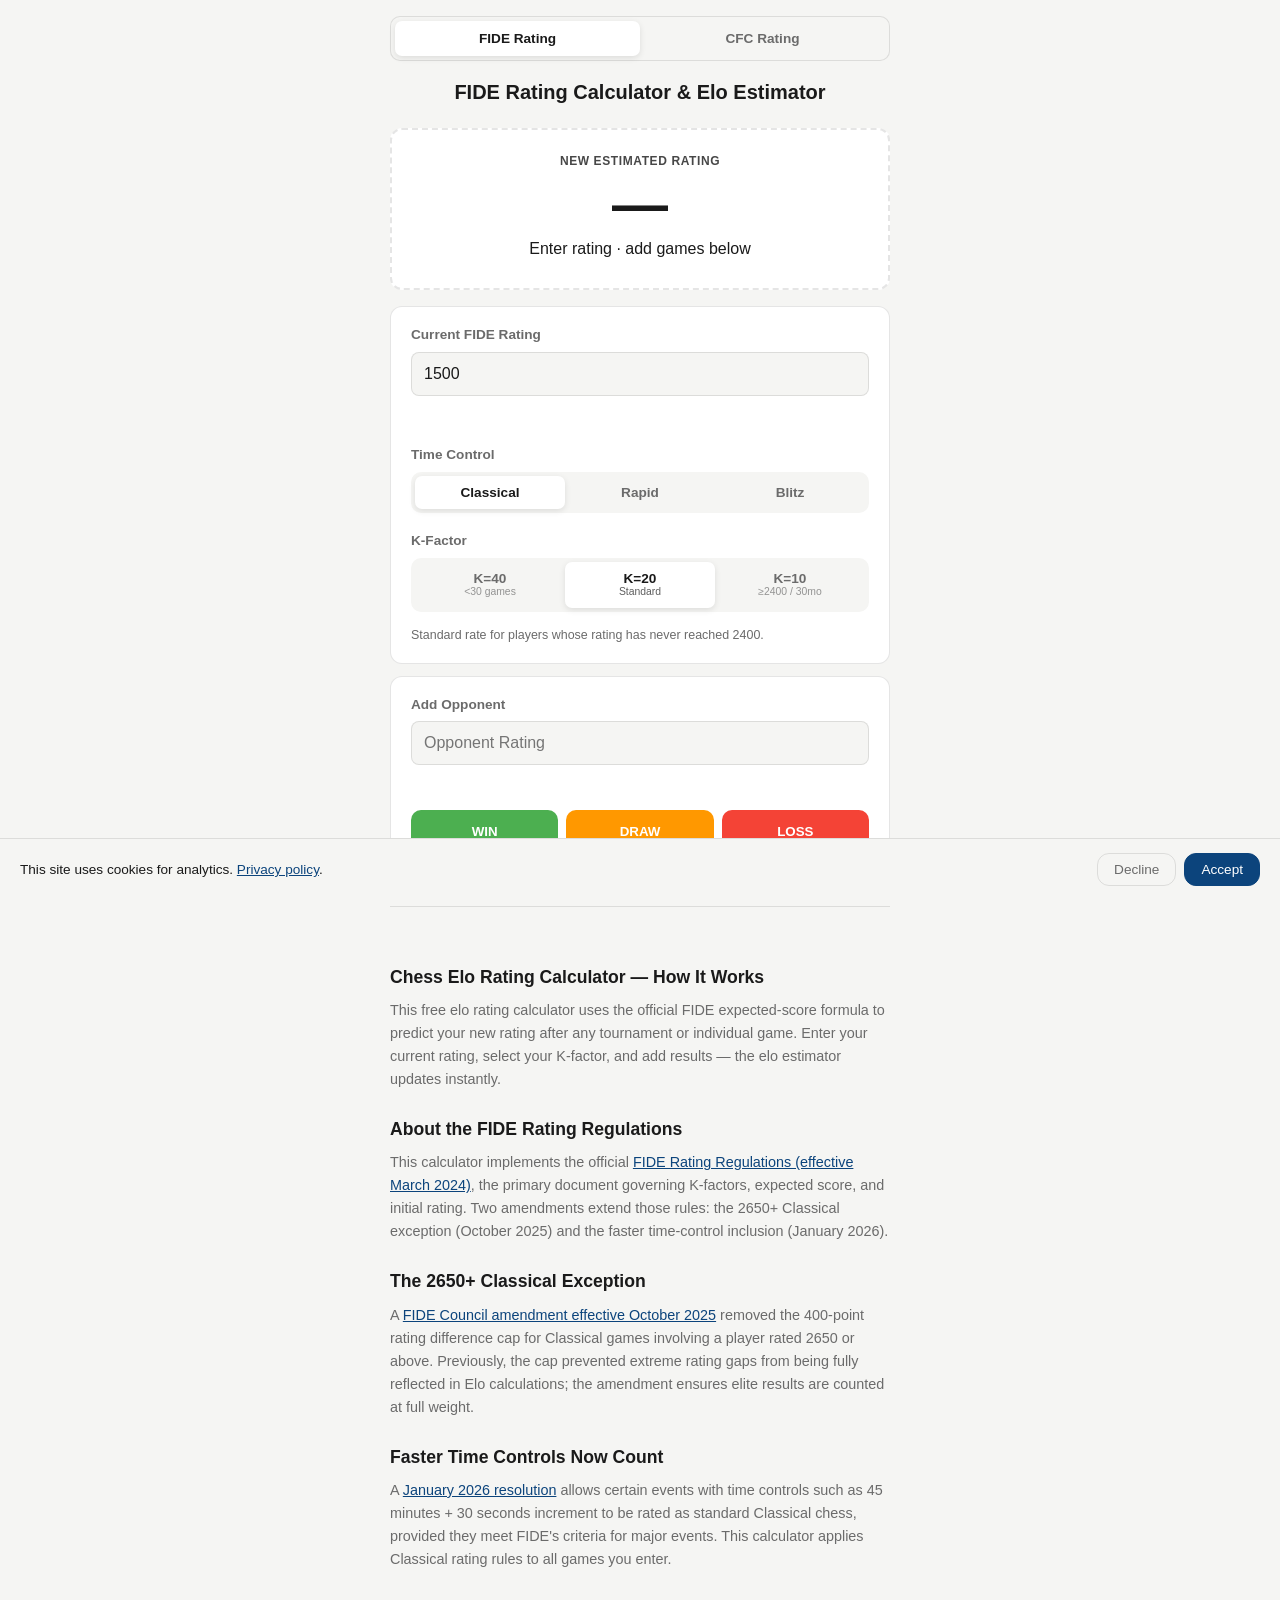
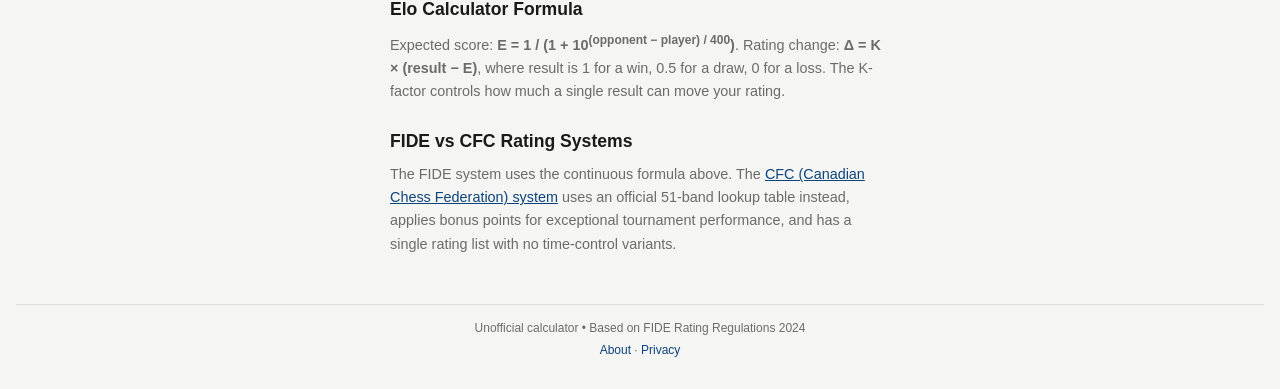
<file: index.html>
<!DOCTYPE html>
<html lang="en">
<head>
    <meta charset="UTF-8">
    <meta name="viewport" content="width=device-width, initial-scale=1.0">

    <title>FIDE Elo Estimator & Rating Calculator | Chess Elo Calculator 2026</title>
    <meta name="description" content="Free FIDE chess elo estimator and rating calculator. Enter your games and instantly see your new rating — supports Classical, Rapid, Blitz, all K-factors, and the 2650+ elite exception.">
    <meta name="keywords" content="fide rating calculator, chess elo estimator, elo rating calculator, elo calculator, fide elo calculator, chess rating calculator, fide 2026 rules, elo estimator">
    <meta name="author" content="Pro Chess Tools">

    <link rel="canonical" href="https://chess-elo-rating.vercel.app/">
    <meta name="google-site-verification" content="aaaoqnu5nFysU5dAnKRFdYU3l0P3lUhTuBeA4FXlwio">

    <meta property="og:type" content="website">
    <meta property="og:title" content="FIDE Elo Estimator & Rating Calculator 2026">
    <meta property="og:description" content="Free FIDE chess elo estimator and rating calculator. Enter your games and instantly see your new rating — supports Classical, Rapid, Blitz, all K-factors, and the 2650+ elite exception.">
    <meta property="og:site_name" content="Chess Rating Tools">
    <meta property="og:url" content="https://chess-elo-rating.vercel.app/">
    <meta property="og:image" content="https://chess-elo-rating.vercel.app/fide-full.png">
    <meta property="og:image:width" content="1200">
    <meta property="og:image:height" content="1867">

    <meta name="twitter:card" content="summary_large_image">
    <meta name="twitter:title" content="FIDE Elo Estimator & Rating Calculator 2026">
    <meta name="twitter:description" content="Free FIDE chess elo estimator and rating calculator. Enter your games and instantly see your new rating — supports Classical, Rapid, Blitz, all K-factors, and the 2650+ elite exception.">
    <meta name="twitter:image" content="https://chess-elo-rating.vercel.app/fide-full.png">

    <link rel="icon" href="data:image/svg+xml,<svg xmlns='http://www.w3.org/2000/svg' viewBox='0 0 100 100'><text y='.9em' font-size='90'>♟</text></svg>">
    <link rel="preconnect" href="https://www.googletagmanager.com">

    <script type="application/ld+json">
    {
      "@context": "https://schema.org",
      "@type": "SoftwareApplication",
      "name": "FIDE Elo Estimator & Rating Calculator 2026",
      "url": "https://chess-elo-rating.vercel.app/",
      "description": "Free FIDE chess elo estimator and rating calculator. Enter your games and instantly see your new rating — supports Classical, Rapid, Blitz, all K-factors, and the 2650+ elite exception.",
      "screenshot": "https://chess-elo-rating.vercel.app/fide-full.png",
      "dateModified": "2026-05-09",
      "operatingSystem": "Web",
      "applicationCategory": "UtilityApplication",
      "offers": {
        "@type": "Offer",
        "price": "0",
        "priceCurrency": "USD"
      },
      "featureList": [
        "FIDE 2026 Regulations Compliance",
        "Elite 2650+ Classical Rule Support",
        "Classical, Rapid, and Blitz Time Controls",
        "K-Factor Selection: K=40 / K=20 / K=10",
        "Mobile-First Touch Interface"
      ]
    }
    </script>

    <script type="application/ld+json">
    {
      "@context": "https://schema.org",
      "@type": "FAQPage",
      "mainEntity": [
        {
          "@type": "Question",
          "name": "What FIDE rating regulations does this calculator use?",
          "acceptedAnswer": {
            "@type": "Answer",
            "text": "This calculator implements the official FIDE Rating Regulations (effective March 2024), the primary document governing K-factors, expected score, and initial rating. Two amendments extend those rules: the 2650+ Classical exception (October 2025) and the faster time-control inclusion (January 2026)."
          }
        },
        {
          "@type": "Question",
          "name": "What is the 2650+ Classical exception in FIDE ratings?",
          "acceptedAnswer": {
            "@type": "Answer",
            "text": "A FIDE Council amendment effective October 2025 removed the 400-point rating difference cap for Classical games involving a player rated 2650 or above. Previously, the cap prevented extreme rating gaps from being fully reflected in Elo calculations; the amendment ensures elite results are counted at full weight."
          }
        },
        {
          "@type": "Question",
          "name": "Can faster time controls count as Classical FIDE rating?",
          "acceptedAnswer": {
            "@type": "Answer",
            "text": "A January 2026 resolution allows certain events with time controls such as 45 minutes + 30 seconds increment to be rated as standard Classical chess, provided they meet FIDE's criteria for major events."
          }
        },
        {
          "@type": "Question",
          "name": "How is chess Elo rating change calculated?",
          "acceptedAnswer": {
            "@type": "Answer",
            "text": "Expected score: E = 1 / (1 + 10^((opponent − player) / 400)). Rating change: Δ = K × (result − E), where result is 1 for a win, 0.5 for a draw, 0 for a loss. The K-factor controls how much a single result can move your rating."
          }
        },
        {
          "@type": "Question",
          "name": "What is a chess elo estimator?",
          "acceptedAnswer": {
            "@type": "Answer",
            "text": "A chess elo estimator calculates the expected change to your FIDE rating after a game or tournament. It applies the official Elo formula — E = 1 / (1 + 10^(diff/400)) — with your K-factor and actual results to show your new rating instantly, without waiting for the official FIDE rating list update."
          }
        },
        {
          "@type": "Question",
          "name": "How does the FIDE rating system differ from CFC?",
          "acceptedAnswer": {
            "@type": "Answer",
            "text": "The FIDE system uses a continuous expected-score formula. The CFC (Canadian Chess Federation) system uses an official 51-band lookup table instead, applies bonus points for exceptional tournament performance, and has a single rating list with no time-control variants."
          }
        }
      ]
    }
    </script>

    <link rel="stylesheet" href="/shared.css">
    <style>
        :root { --bg-hero: #0c447c; --accent: #0c447c; }
        @media (prefers-color-scheme: dark) { :root { --bg-hero: #1a3a5a; --accent: #85b7eb; } }
        .warning-banner { background: var(--bg-secondary); color: var(--text); padding: 12px 12px 12px 14px; border-radius: 8px; font-size: 0.8rem; margin-bottom: 1rem; border-left: 3px solid var(--accent); }
        .segmented-control { display: flex; background: var(--bg-secondary); padding: 4px; border-radius: 10px; width: 100%; }
        .segmented-control button { flex: 1; border: none; padding: 10px; border-radius: 7px; background: transparent; color: var(--text-secondary); cursor: pointer; font-size: 0.85rem; font-weight: 600; transition: all 0.2s; display: flex; flex-direction: column; align-items: center; gap: 2px; line-height: 1; }
        .segmented-control button.active { background: var(--bg); color: var(--text); box-shadow: 0 2px 6px rgba(0,0,0,0.1); }
        .k-sub { font-size: 0.65rem; font-weight: 400; opacity: 0.7; }
    </style>
</head>
<body>

<main class="container">
    <nav class="tab-nav" aria-label="Calculator type">
        <a href="/" class="tab is-active">FIDE Rating</a>
        <a href="/cfc-rating" class="tab">CFC Rating</a>
    </nav>

    <header style="text-align: center; margin-bottom: 1.5rem;">
        <h1 class="hero-title">FIDE Rating Calculator &amp; Elo Estimator</h1>
    </header>

    <div id="hero" class="hero-card" aria-live="polite">
        <div class="label">New Estimated Rating</div>
        <div id="resNew" class="new-rating">—</div>
        <div id="resChange">Enter rating · add games below</div>
        <div id="resScore" class="score-line"></div>

    </div>

    <section class="card" aria-label="Settings">
        <div class="input-stack">
            <label for="myRating">Current FIDE Rating</label>
            <input type="number" id="myRating" value="1500" inputmode="numeric">
            <p id="myRating-hint" class="field-hint"></p>
        </div>
        <div class="input-stack">
            <label>Time Control</label>
            <div class="segmented-control">
                <button onclick="updateType('classical')" id="t-classical" class="active">Classical</button>
                <button onclick="updateType('rapid')" id="t-rapid">Rapid</button>
                <button onclick="updateType('blitz')" id="t-blitz">Blitz</button>
            </div>
        </div>
        <div class="input-stack">
            <label>K-Factor</label>
            <div class="segmented-control">
                <button onclick="updateK(40)" id="k-40">K=40<span class="k-sub">&lt;30 games</span></button>
                <button onclick="updateK(20)" id="k-20" class="active">K=20<span class="k-sub">Standard</span></button>
                <button onclick="updateK(10)" id="k-10">K=10<span class="k-sub">≥2400 / 30mo</span></button>
            </div>
            <p id="k-info" class="field-hint"></p>
        </div>
    </section>

    <section class="card" aria-label="Game Entry">
        <div class="input-stack">
            <label for="oppRating">Add Opponent</label>
            <input type="number" id="oppRating" placeholder="Opponent Rating" inputmode="numeric">
            <p id="oppRating-hint" class="field-hint"></p>
            <div class="result-actions">
                <button onclick="addGame(1)" class="res-btn win" aria-label="Add Win">WIN</button>
                <button onclick="addGame(0.5)" class="res-btn draw" aria-label="Add Draw">DRAW</button>
                <button onclick="addGame(0)" class="res-btn loss" aria-label="Add Loss">LOSS</button>
            </div>
        </div>
    </section>

    <div id="warning" class="warning-banner" style="display: none;">
        ⚠️ <strong>2650+ Rule:</strong> The 400-point cap is disabled for Classical.
    </div>

    <section class="card" id="tableCard" style="display: none;">
        <div class="table-header">
            <span class="table-header-label">Games</span>
            <button class="reset-btn" onclick="resetGames()">Clear all</button>
        </div>
        <table>
            <thead>
                <tr>
                    <th>Opponent</th>
                    <th>Result</th>
                    <th style="text-align:right">Δ Elo</th>
                    <th></th>
                </tr>
            </thead>
            <tbody id="gamesList"></tbody>
        </table>
    </section>

    <article class="seo-content">
        <h2>Chess Elo Rating Calculator — How It Works</h2>
        <p>This free elo rating calculator uses the official FIDE expected-score formula to predict your new rating after any tournament or individual game. Enter your current rating, select your K-factor, and add results — the elo estimator updates instantly.</p>

        <h2>About the FIDE Rating Regulations</h2>
        <p>This calculator implements the official <a href="https://handbook.fide.com/chapter/B022024" target="_blank" rel="noopener">FIDE Rating Regulations (effective March 2024)</a>, the primary document governing K-factors, expected score, and initial rating. Two amendments extend those rules: the 2650+ Classical exception (October 2025) and the faster time-control inclusion (January 2026).</p>

        <h2>The 2650+ Classical Exception</h2>
        <p>A <a href="https://www.fide.com/fide-council-approves-targeted-amendment-to-rating-regulation/" target="_blank" rel="noopener">FIDE Council amendment effective October 2025</a> removed the 400-point rating difference cap for Classical games involving a player rated 2650 or above. Previously, the cap prevented extreme rating gaps from being fully reflected in Elo calculations; the amendment ensures elite results are counted at full weight.</p>

        <h2>Faster Time Controls Now Count</h2>
        <p>A <a href="https://www.fide.com/fide-updates-rating-regulations-to-include-faster-time-controls-for-major-events/" target="_blank" rel="noopener">January 2026 resolution</a> allows certain events with time controls such as 45 minutes + 30 seconds increment to be rated as standard Classical chess, provided they meet FIDE's criteria for major events. This calculator applies Classical rating rules to all games you enter.</p>

        <h2>Elo Calculator Formula</h2>
        <p>Expected score: <strong>E = 1 / (1 + 10<sup>(opponent − player) / 400</sup>)</strong>. Rating change: <strong>Δ = K × (result − E)</strong>, where result is 1 for a win, 0.5 for a draw, 0 for a loss. The K-factor controls how much a single result can move your rating.</p>

        <h2>FIDE vs CFC Rating Systems</h2>
        <p>The FIDE system uses the continuous formula above. The <a href="/cfc-rating">CFC (Canadian Chess Federation) system</a> uses an official 51-band lookup table instead, applies bonus points for exceptional tournament performance, and has a single rating list with no time-control variants.</p>
    </article>
</main>

<footer>
    <p>Unofficial calculator • Based on FIDE Rating Regulations 2024</p>
    <p style="margin-top: 0.5rem;"><a href="/about" style="color: var(--accent); text-decoration: none;">About</a> · <a href="/privacy" style="color: var(--accent); text-decoration: none;">Privacy</a></p>
</footer>

<div id="cookie-banner" style="display:none" role="dialog" aria-label="Cookie consent">
    <p>This site uses cookies for analytics. <a href="/privacy">Privacy&nbsp;policy</a>.</p>
    <div class="cookie-btns">
        <button id="cookie-reject">Decline</button>
        <button id="cookie-accept">Accept</button>
    </div>
</div>

<script src="/shared.js"></script>
<script>
    const PAGE_CONFIG = {
        label: 'FIDE',
        url: 'https://chess-elo-rating.vercel.app/',
        shareTitle: 'Chess Elo Calculator'
    };

    let state = { myRating: 1500, type: 'classical', k: 20, games: [] };

    const K_INFO = {
        40: 'For players with fewer than 30 rated games, or events with an average rating below 1600.',
        20: 'Standard rate for players whose rating has never reached 2400.',
        10: 'For players who have held a FIDE rating of 2400 or above for at least 30 consecutive months.'
    };

    function calculateExpected(ra, rb, type) {
        let diff = rb - ra;
        const isEliteClassical = type === 'classical' && ra >= 2650;
        if (!isEliteClassical && Math.abs(diff) > 400) {
            diff = diff > 0 ? 400 : -400;
        }
        return 1 / (1 + Math.pow(10, diff / 400));
    }

    function addGame(res) {
        const input = document.getElementById('oppRating');
        const val = parseInt(input.value);
        if (!input.value) return;
        if (!validateRating('oppRating', 'oppRating-hint')) return;

        if (state.games.length === 0 && typeof gtag === 'function') {
            gtag('event', 'user_rating_set', {
                rating_bucket: getRatingBucket(state.myRating),
                time_control: state.type,
                k_factor: state.k
            });
        }

        if (typeof gtag === 'function') gtag('event', 'calculate_game', {
            'opponent_rating': val,
            'result': res === 1 ? 'win' : res === 0.5 ? 'draw' : 'loss'
        });

        state.games.push({ opp: val, result: res, id: Date.now() });
        input.value = '';
        input.focus();
        render();
    }

    function deleteGame(id) {
        state.games = state.games.filter(g => g.id !== id);
        render();
    }

    function updateType(t) { state.type = t; render(); }
    function updateK(val) { state.k = val; render(); }

    function render() {
        state.myRating = parseInt(document.getElementById('myRating').value) || 0;
        document.querySelectorAll('.segmented-control button').forEach(b => b.classList.remove('active'));
        document.getElementById(`t-${state.type}`).classList.add('active');
        document.getElementById(`k-${state.k}`).classList.add('active');
        document.getElementById('k-info').textContent = K_INFO[state.k];

        const list = document.getElementById('gamesList');
        list.innerHTML = '';
        let totalChange = 0;

        state.games.forEach(g => {
            const exp = calculateExpected(state.myRating, g.opp, state.type);
            const delta = state.k * (g.result - exp);
            totalChange += delta;

            const label = g.result === 1 ? 'WIN' : g.result === 0.5 ? 'DRAW' : 'LOSS';
            const color = g.result === 1 ? 'var(--win)' : g.result === 0.5 ? 'var(--draw)' : 'var(--loss)';

            const row = document.createElement('tr');
            row.innerHTML = `
                <td><strong>${g.opp}</strong></td>
                <td><span class="badge" style="background:${color}22; color:${color}">${label}</span></td>
                <td class="change-pill" style="color:${delta >= 0 ? 'var(--win)' : 'var(--loss)'}">${delta >= 0 ? '+' : ''}${delta.toFixed(1)}</td>
                <td style="text-align:right"><button class="delete-btn" onclick="deleteGame(${g.id})" aria-label="Remove game">✕</button></td>
            `;
            list.appendChild(row);
        });

        const active = state.games.length > 0;
        const wins = state.games.filter(g => g.result === 1).length;
        const draws = state.games.filter(g => g.result === 0.5).length;
        const losses = state.games.filter(g => g.result === 0).length;
        const score = wins + draws * 0.5;

        document.getElementById('hero').classList.toggle('is-active', active);
        document.getElementById('tableCard').style.display = active ? 'block' : 'none';
        document.getElementById('resNew').innerText = active ? Math.round(state.myRating + totalChange) : "—";
        document.getElementById('resChange').innerText = active ? (totalChange >= 0 ? '+' : '') + Math.round(totalChange) : "Enter rating · add games below";
        document.getElementById('resScore').innerText = active ? `${wins}W · ${draws}D · ${losses}L  •  ${score}/${state.games.length}` : '';

        const isClassicalElite = (state.type === 'classical' && state.myRating >= 2650);
        const warningEl = document.getElementById('warning');

        if (isClassicalElite) {
            warningEl.style.display = 'block';
            if (typeof gtag === 'function') gtag('event', 'elite_calculation_active', {
                'current_rating': state.myRating,
                'time_control': state.type,
                'method': 'fide_2026_no_cap'
            });
        } else {
            warningEl.style.display = 'none';
        }
    }

    function resetGames() {
        state.games = [];
        render();
    }

    document.getElementById('myRating').addEventListener('input', () => { validateRating('myRating', 'myRating-hint'); render(); });
    document.getElementById('oppRating').addEventListener('input', () => { validateRating('oppRating', 'oppRating-hint'); updateGameButtons(); });
    document.getElementById('oppRating').addEventListener('keydown', function(e) {
        if (e.key === 'Enter' && this.value) document.querySelector('.res-btn.win').focus();
    });
    render();
</script>
</body>
</html>
</file>
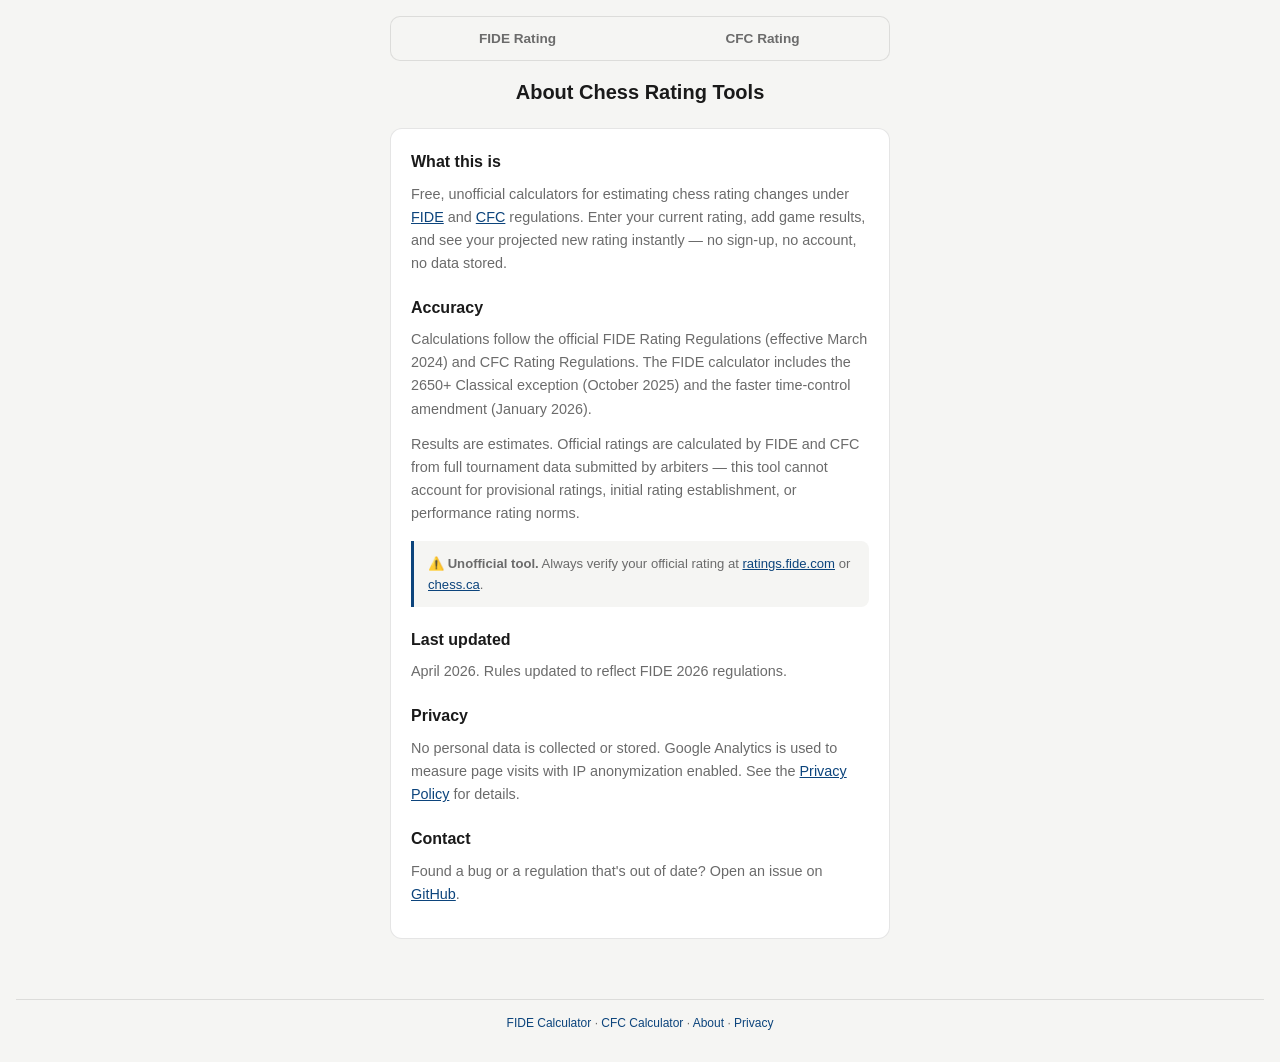
<file: about.html>
<!DOCTYPE html>
<html lang="en">
<head>
    <meta charset="UTF-8">
    <meta name="viewport" content="width=device-width, initial-scale=1.0">

    <title>About | Chess Rating Tools</title>
    <meta name="description" content="About Chess Rating Tools — free, unofficial calculators for FIDE and CFC chess ratings. Built on official regulations, no sign-up required.">
    <meta name="author" content="Pro Chess Tools">

    <link rel="canonical" href="https://chess-elo-rating.vercel.app/about">

    <meta property="og:type" content="website">
    <meta property="og:title" content="About | Chess Rating Tools">
    <meta property="og:description" content="Free, unofficial calculators for FIDE and CFC chess ratings. Built on official regulations, no sign-up required.">
    <meta property="og:site_name" content="Chess Rating Tools">
    <meta property="og:url" content="https://chess-elo-rating.vercel.app/about">
    <meta property="og:image" content="https://chess-elo-rating.vercel.app/og-image.svg">

    <link rel="icon" href="data:image/svg+xml,<svg xmlns='http://www.w3.org/2000/svg' viewBox='0 0 100 100'><text y='.9em' font-size='90'>♟</text></svg>">
    <link rel="preconnect" href="https://www.googletagmanager.com">

    <!-- Google tag (gtag.js) -->
    <script async src="https://www.googletagmanager.com/gtag/js?id=G-VYCGD8ZQ75"></script>
    <script>
      window.dataLayer = window.dataLayer || [];
      function gtag(){dataLayer.push(arguments);}
      gtag('js', new Date());
      gtag('config', 'G-VYCGD8ZQ75', { 'anonymize_ip': true });
    </script>

    <style>
        *, *::before, *::after { box-sizing: border-box; margin: 0; padding: 0; }
        :root {
            --bg: #ffffff; --bg-secondary: #f5f5f3; --bg-hero: #0c447c;
            --text: #1a1a1a; --text-secondary: #6b6b6b; --accent: #0c447c;
            --border: rgba(0,0,0,0.1); --radius: 12px;
        }
        @media (prefers-color-scheme: dark) {
            :root {
                --bg: #1e1e1e; --bg-secondary: #2a2a2a; --bg-hero: #1a3a5a;
                --text: #f0f0f0; --text-secondary: #a0a0a0; --accent: #85b7eb;
                --border: rgba(255,255,255,0.1);
            }
        }
        body {
            font-family: -apple-system, BlinkMacSystemFont, "Segoe UI", Roboto, Helvetica, sans-serif;
            background: var(--bg-secondary); color: var(--text); padding: 1rem;
            display: flex; flex-direction: column; align-items: center;
        }
        .container { width: 100%; max-width: 500px; }
        .tab-nav {
            display: flex; background: var(--bg-secondary); padding: 4px;
            border-radius: 10px; width: 100%; margin-bottom: 1.25rem;
            border: 1px solid var(--border);
        }
        .tab {
            flex: 1; padding: 10px; border-radius: 7px; text-decoration: none;
            text-align: center; color: var(--text-secondary); font-size: 0.85rem;
            font-weight: 600; transition: all 0.2s;
        }
        .tab.is-active { background: var(--bg); color: var(--text); box-shadow: 0 2px 6px rgba(0,0,0,0.1); }
        .card { background: var(--bg); border: 1px solid var(--border); border-radius: var(--radius); padding: 1.25rem; margin-bottom: 0.75rem; width: 100%; }
        .page-title { font-size: 1.25rem; font-weight: 700; text-align: center; margin-bottom: 1.5rem; }
        .seo-content { color: var(--text-secondary); font-size: 0.9rem; line-height: 1.6; }
        .seo-content h2 { color: var(--text); font-size: 1rem; font-weight: 700; margin-bottom: 0.5rem; margin-top: 1.25rem; }
        .seo-content h2:first-child { margin-top: 0; }
        .seo-content p { margin-bottom: 0.75rem; }
        .seo-content a { color: var(--accent); }
        .disclaimer { background: var(--bg-secondary); border-left: 3px solid var(--accent); border-radius: 0 8px 8px 0; padding: 12px 14px; font-size: 0.82rem; color: var(--text-secondary); margin-top: 1rem; }
        footer { margin-top: 3rem; padding: 1rem; text-align: center; font-size: 0.75rem; color: var(--text-secondary); width: 100%; border-top: 1px solid var(--border); }
        footer a { color: var(--accent); text-decoration: none; }
    </style>
</head>
<body>

<main class="container">
    <nav class="tab-nav" aria-label="Calculator type">
        <a href="/fide-rating" class="tab">FIDE Rating</a>
        <a href="/cfc-rating" class="tab">CFC Rating</a>
    </nav>

    <header style="text-align: center; margin-bottom: 1.5rem;">
        <h1 class="page-title">About Chess Rating Tools</h1>
    </header>

    <section class="card">
        <div class="seo-content">
            <h2>What this is</h2>
            <p>Free, unofficial calculators for estimating chess rating changes under <a href="/fide-rating">FIDE</a> and <a href="/cfc-rating">CFC</a> regulations. Enter your current rating, add game results, and see your projected new rating instantly — no sign-up, no account, no data stored.</p>

            <h2>Accuracy</h2>
            <p>Calculations follow the official FIDE Rating Regulations (effective March 2024) and CFC Rating Regulations. The FIDE calculator includes the 2650+ Classical exception (October 2025) and the faster time-control amendment (January 2026).</p>
            <p>Results are estimates. Official ratings are calculated by FIDE and CFC from full tournament data submitted by arbiters — this tool cannot account for provisional ratings, initial rating establishment, or performance rating norms.</p>

            <div class="disclaimer">
                ⚠️ <strong>Unofficial tool.</strong> Always verify your official rating at <a href="https://ratings.fide.com" target="_blank" rel="noopener">ratings.fide.com</a> or <a href="https://www.chess.ca" target="_blank" rel="noopener">chess.ca</a>.
            </div>

            <h2>Last updated</h2>
            <p>April 2026. Rules updated to reflect FIDE 2026 regulations.</p>

            <h2>Privacy</h2>
            <p>No personal data is collected or stored. Google Analytics is used to measure page visits with IP anonymization enabled. See the <a href="/privacy">Privacy Policy</a> for details.</p>

            <h2>Contact</h2>
            <p>Found a bug or a regulation that's out of date? Open an issue on <a href="https://github.com/DzKalinin/chess-elo-rating" target="_blank" rel="noopener">GitHub</a>.</p>
        </div>
    </section>
</main>

<footer>
    <p><a href="/fide-rating">FIDE Calculator</a> · <a href="/cfc-rating">CFC Calculator</a> · <a href="/about">About</a> · <a href="/privacy">Privacy</a></p>
</footer>

</body>
</html>
</file>
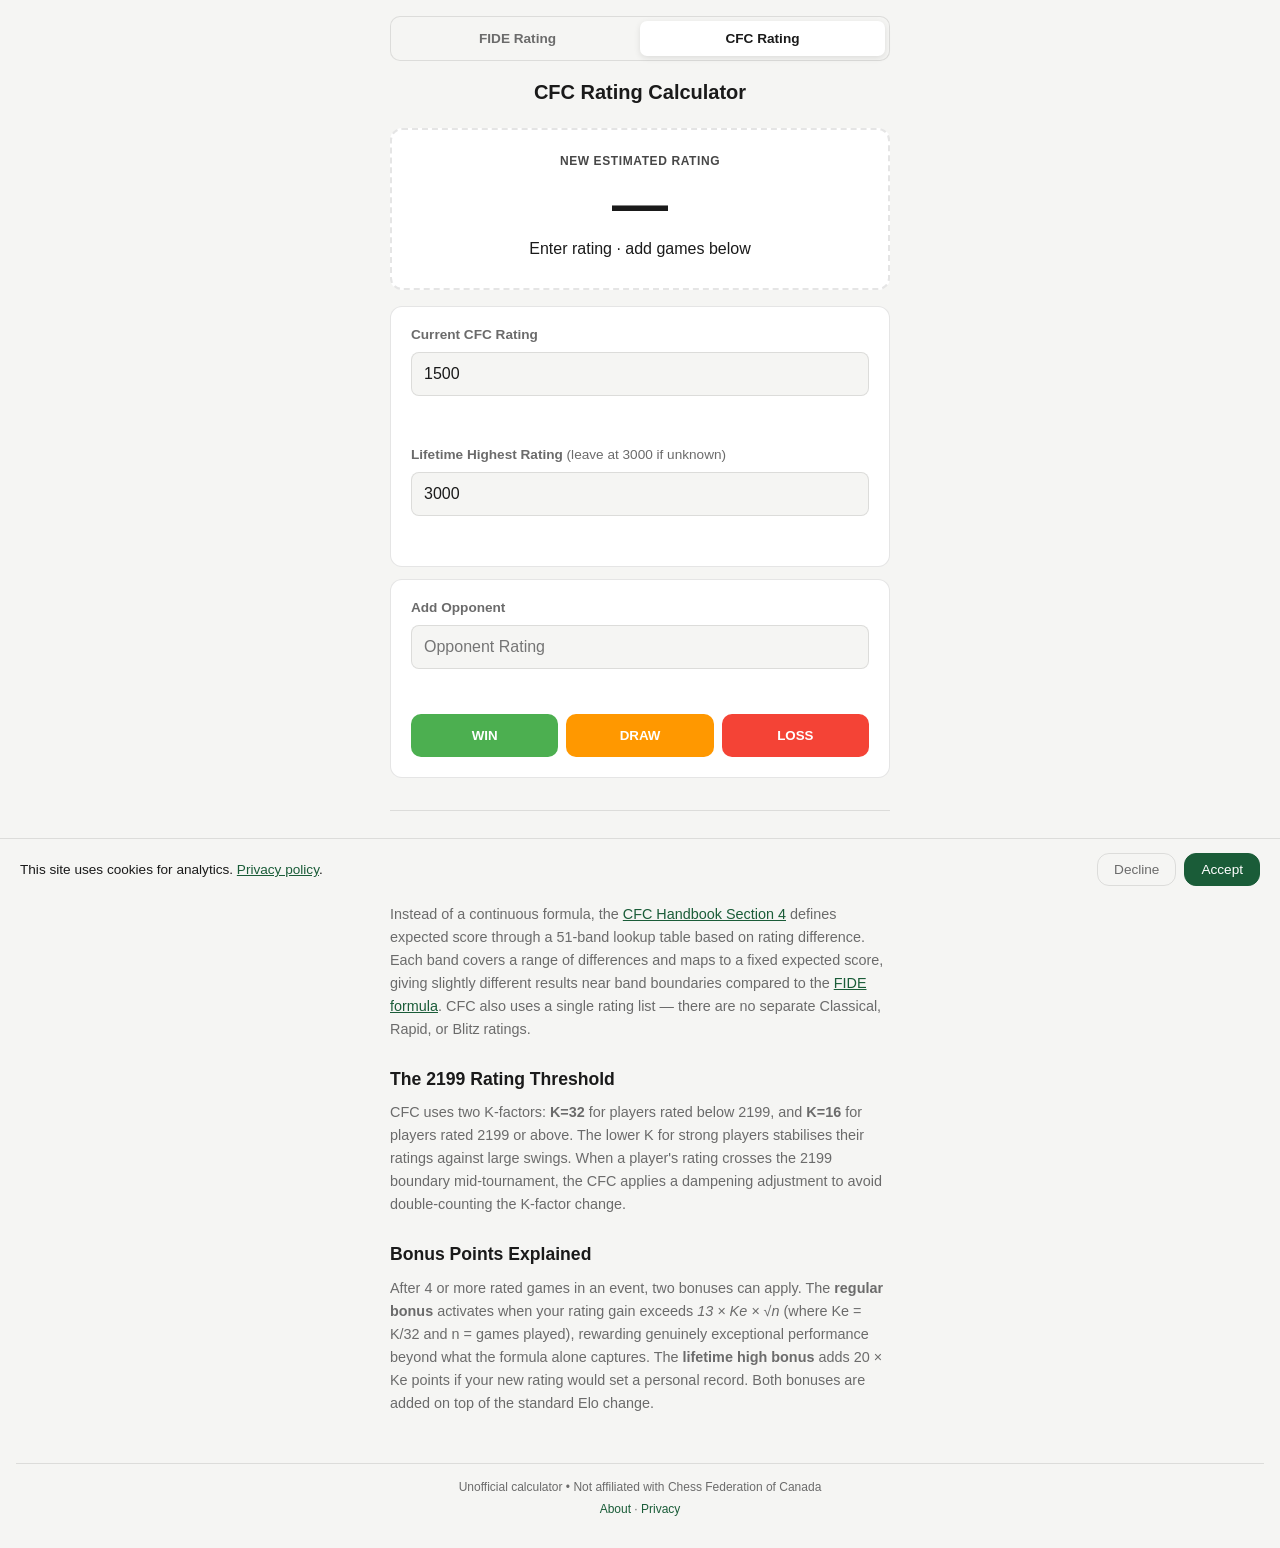
<file: cfc-rating.html>
<!DOCTYPE html>
<html lang="en">
<head>
    <meta charset="UTF-8">
    <meta name="viewport" content="width=device-width, initial-scale=1.0">

    <title>CFC Rating Calculator | Canadian Chess Rating Estimator</title>
    <meta name="description" content="Calculate your Canadian Chess Federation (CFC) rating. Includes the official expected-score lookup table, automatic K-factor (K=32 / K=16), bonus points, and performance rating.">
    <meta name="keywords" content="CFC rating calculator, Canadian chess rating, chess federation canada, CFC elo, chess rating estimator canada">
    <meta name="author" content="Pro Chess Tools">

    <link rel="canonical" href="https://chess-elo-rating.vercel.app/cfc-rating">
    <meta name="google-site-verification" content="aaaoqnu5nFysU5dAnKRFdYU3l0P3lUhTuBeA4FXlwio">

    <meta property="og:type" content="website">
    <meta property="og:title" content="CFC Rating Calculator | Canadian Chess Rating Estimator">
    <meta property="og:description" content="Calculate your CFC chess rating with the official lookup table, bonus points, and performance rating. Free and mobile-friendly.">
    <meta property="og:site_name" content="Chess Rating Tools">
    <meta property="og:url" content="https://chess-elo-rating.vercel.app/cfc-rating">
    <meta property="og:image" content="https://chess-elo-rating.vercel.app/og-image.svg">
    <meta property="og:image:width" content="1200">
    <meta property="og:image:height" content="630">

    <meta name="twitter:card" content="summary_large_image">
    <meta name="twitter:title" content="CFC Rating Calculator | Canadian Chess Rating Estimator">
    <meta name="twitter:description" content="Calculate your CFC chess rating with the official lookup table, bonus points, and performance rating. Free and mobile-friendly.">
    <meta name="twitter:image" content="https://chess-elo-rating.vercel.app/og-image.svg">

    <link rel="icon" href="data:image/svg+xml,<svg xmlns='http://www.w3.org/2000/svg' viewBox='0 0 100 100'><text y='.9em' font-size='90'>♟</text></svg>">
    <link rel="preconnect" href="https://www.googletagmanager.com">

    <script type="application/ld+json">
    {
      "@context": "https://schema.org",
      "@type": "SoftwareApplication",
      "name": "CFC Rating Calculator — Chess Federation of Canada",
      "url": "https://chess-elo-rating.vercel.app/cfc-rating",
      "description": "Calculate your Canadian Chess Federation (CFC) rating. Includes the official expected-score lookup table, automatic K-factor (K=32 / K=16), bonus points, and performance rating.",
      "screenshot": "https://chess-elo-rating.vercel.app/og-image.svg",
      "operatingSystem": "Web",
      "applicationCategory": "UtilityApplication",
      "offers": {
        "@type": "Offer",
        "price": "0",
        "priceCurrency": "USD"
      },
      "featureList": [
        "CFC Official Expected Score Lookup Table",
        "Automatic K-Factor: K=32 below 2199, K=16 above",
        "2199 Rating Threshold Handling",
        "Bonus Points (Regular + Lifetime High)",
        "Performance Rating Display",
        "Mobile-First Touch Interface"
      ]
    }
    </script>

    <script type="application/ld+json">
    {
      "@context": "https://schema.org",
      "@type": "FAQPage",
      "mainEntity": [
        {
          "@type": "Question",
          "name": "How do CFC ratings differ from FIDE ratings?",
          "acceptedAnswer": {
            "@type": "Answer",
            "text": "Instead of a continuous formula, the CFC Handbook Section 4 defines expected score through a 51-band lookup table based on rating difference. Each band covers a range of differences and maps to a fixed expected score. CFC also uses a single rating list — there are no separate Classical, Rapid, or Blitz ratings."
          }
        },
        {
          "@type": "Question",
          "name": "What is the 2199 rating threshold in CFC chess?",
          "acceptedAnswer": {
            "@type": "Answer",
            "text": "CFC uses two K-factors: K=32 for players rated below 2199, and K=16 for players rated 2199 or above. The lower K for strong players stabilises their ratings against large swings. When a player's rating crosses the 2199 boundary mid-tournament, the CFC applies a dampening adjustment to avoid double-counting the K-factor change."
          }
        },
        {
          "@type": "Question",
          "name": "How do CFC bonus points work?",
          "acceptedAnswer": {
            "@type": "Answer",
            "text": "After 4 or more rated games in an event, two bonuses can apply. The regular bonus activates when your rating gain exceeds 13 × Ke × √n (where Ke = K/32 and n = games played), rewarding genuinely exceptional performance. The lifetime high bonus adds 20 × Ke points if your new rating would set a personal record. Both bonuses are added on top of the standard Elo change."
          }
        }
      ]
    }
    </script>

    <link rel="stylesheet" href="/shared.css">
    <style>
        :root { --bg-hero: #1a5c38; --accent: #1a5c38; }
        @media (prefers-color-scheme: dark) { :root { --bg-hero: #124028; --accent: #4caf80; } }
        label span { font-weight: 400; }
        .hero-extras { display: none; margin-top: 1rem; border-top: 1px solid rgba(255,255,255,0.2); padding-top: 1rem; }
        .hero-extras-grid { display: grid; grid-template-columns: 1fr 1fr; gap: 0.75rem; text-align: center; }
        .hero-extras-stat { font-size: 1.4rem; font-weight: 700; margin-top: 0.25rem; }
        .hero-extras-note { font-size: 0.75rem; opacity: 0.75; margin-top: 0.5rem; }
    </style>
</head>
<body>

<main class="container">
    <nav class="tab-nav" aria-label="Calculator type">
        <a href="/fide-rating" class="tab">FIDE Rating</a>
        <a href="/cfc-rating" class="tab is-active">CFC Rating</a>
    </nav>

    <header style="text-align: center; margin-bottom: 1.5rem;">
        <h1 class="hero-title">CFC Rating Calculator</h1>
    </header>

    <div id="hero" class="hero-card" aria-live="polite">
        <div class="label">New Estimated Rating</div>
        <div id="resNew" class="new-rating">—</div>
        <div id="resChange">Enter rating · add games below</div>
        <div id="resScore" class="score-line"></div>
        <div id="cfcExtras" class="hero-extras">
            <div class="hero-extras-grid">
                <div>
                    <div class="label">Performance</div>
                    <div id="cfcPerf" class="hero-extras-stat">—</div>
                </div>
                <div>
                    <div class="label">Bonus Pts</div>
                    <div id="cfcBonus" class="hero-extras-stat">—</div>
                </div>
            </div>
            <div id="cfcBonusBreakdown" class="hero-extras-note"></div>
        </div>

    </div>

    <section class="card" aria-label="Settings">
        <div class="input-stack">
            <label for="myRating">Current CFC Rating</label>
            <input type="number" id="myRating" value="1500" inputmode="numeric">
            <p id="myRating-hint" class="field-hint"></p>
        </div>
        <div class="input-stack">
            <label for="lifeHigh">Lifetime Highest Rating <span>(leave at 3000 if unknown)</span></label>
            <input type="number" id="lifeHigh" value="3000" inputmode="numeric">
            <p id="lifeHigh-hint" class="field-hint"></p>
        </div>
    </section>

    <section class="card" aria-label="Game Entry">
        <div class="input-stack">
            <label for="oppRating">Add Opponent</label>
            <input type="number" id="oppRating" placeholder="Opponent Rating" inputmode="numeric">
            <p id="oppRating-hint" class="field-hint"></p>
            <div class="result-actions">
                <button onclick="addGame(1)" class="res-btn win" aria-label="Add Win">WIN</button>
                <button onclick="addGame(0.5)" class="res-btn draw" aria-label="Add Draw">DRAW</button>
                <button onclick="addGame(0)" class="res-btn loss" aria-label="Add Loss">LOSS</button>
            </div>
        </div>
    </section>

    <section class="card" id="tableCard" style="display: none;">
        <div class="table-header">
            <span class="table-header-label">Games</span>
            <button class="reset-btn" onclick="resetGames()">Clear all</button>
        </div>
        <table>
            <thead>
                <tr>
                    <th>Opponent</th>
                    <th>Result</th>
                    <th style="text-align:right">Δ Rating</th>
                    <th></th>
                </tr>
            </thead>
            <tbody id="gamesList"></tbody>
        </table>
    </section>

    <article class="seo-content">
        <h2>How CFC Ratings Differ from FIDE</h2>
        <p>Instead of a continuous formula, the <a href="https://www.chess.ca/en/cfc/rules/cfc-handbook-2014/#section-4---cfc-rating-system--fide-rated-events" target="_blank" rel="noopener">CFC Handbook Section 4</a> defines expected score through a 51-band lookup table based on rating difference. Each band covers a range of differences and maps to a fixed expected score, giving slightly different results near band boundaries compared to the <a href="/fide-rating">FIDE formula</a>. CFC also uses a single rating list — there are no separate Classical, Rapid, or Blitz ratings.</p>

        <h2>The 2199 Rating Threshold</h2>
        <p>CFC uses two K-factors: <strong>K=32</strong> for players rated below 2199, and <strong>K=16</strong> for players rated 2199 or above. The lower K for strong players stabilises their ratings against large swings. When a player's rating crosses the 2199 boundary mid-tournament, the CFC applies a dampening adjustment to avoid double-counting the K-factor change.</p>

        <h2>Bonus Points Explained</h2>
        <p>After 4 or more rated games in an event, two bonuses can apply. The <strong>regular bonus</strong> activates when your rating gain exceeds <em>13 × Ke × √n</em> (where Ke = K/32 and n = games played), rewarding genuinely exceptional performance beyond what the formula alone captures. The <strong>lifetime high bonus</strong> adds 20 × Ke points if your new rating would set a personal record. Both bonuses are added on top of the standard Elo change.</p>
    </article>
</main>

<footer>
    <p>Unofficial calculator • Not affiliated with Chess Federation of Canada</p>
    <p style="margin-top: 0.5rem;"><a href="/about" style="color: var(--accent); text-decoration: none;">About</a> · <a href="/privacy" style="color: var(--accent); text-decoration: none;">Privacy</a></p>
</footer>

<div id="cookie-banner" style="display:none" role="dialog" aria-label="Cookie consent">
    <p>This site uses cookies for analytics. <a href="/privacy">Privacy&nbsp;policy</a>.</p>
    <div class="cookie-btns">
        <button id="cookie-reject">Decline</button>
        <button id="cookie-accept">Accept</button>
    </div>
</div>

<script src="/shared.js"></script>
<script>
    const PAGE_CONFIG = {
        label: 'CFC',
        url: 'https://chess-elo-rating.vercel.app/cfc-rating',
        shareTitle: 'CFC Chess Rating Calculator'
    };

    let state = { myRating: 1500, lifeHigh: 3000, games: [] };

    // CFC official expected score lookup table
    // Source: CFC Handbook Section 4 — https://www.chess.ca/en/cfc/rules/cfc-handbook-2014/#section-4
    // Format: [diff_low, diff_high, expected_if_player_higher, expected_if_player_lower]
    const DIFF_TO_EXPECTED = [
        [0, 3, .50, .50],
        [4, 10, .51, .49],
        [11, 17, .52, .48],
        [18, 25, .53, .47],
        [26, 32, .54, .46],
        [33, 39, .55, .45],
        [40, 46, .56, .44],
        [47, 53, .57, .43],
        [54, 61, .58, .42],
        [62, 68, .59, .41],
        [69, 76, .60, .40],
        [77, 83, .61, .39],
        [84, 91, .62, .38],
        [92, 98, .63, .37],
        [99, 106, .64, .36],
        [107, 113, .65, .35],
        [114, 121, .66, .34],
        [122, 129, .67, .33],
        [130, 137, .68, .32],
        [138, 145, .69, .31],
        [146, 153, .70, .30],
        [154, 162, .71, .29],
        [163, 170, .72, .28],
        [171, 179, .73, .27],
        [180, 188, .74, .26],
        [189, 197, .75, .25],
        [198, 206, .76, .24],
        [207, 215, .77, .23],
        [216, 225, .78, .22],
        [226, 235, .79, .21],
        [236, 245, .80, .20],
        [246, 256, .81, .19],
        [257, 267, .82, .18],
        [268, 278, .83, .17],
        [279, 290, .84, .16],
        [291, 302, .85, .15],
        [303, 315, .86, .14],
        [316, 328, .87, .13],
        [329, 344, .88, .12],
        [345, 357, .89, .11],
        [358, 374, .90, .10],
        [375, 391, .91, .09],
        [392, 411, .92, .08],
        [412, 432, .93, .07],
        [433, 456, .94, .06],
        [457, 484, .95, .05],
        [485, 517, .96, .04],
        [518, 559, .97, .03],
        [560, 619, .98, .02],
        [620, 734, .99, .01],
        [735, 999999, 1.00, .00]
    ];

    function calc_expected_result(r_player, r_opponent) {
        const r_diff = Math.abs(r_opponent - r_player);
        for (let i = 0; i < DIFF_TO_EXPECTED.length; i++) {
            const d = DIFF_TO_EXPECTED[i];
            if (r_diff >= d[0] && r_diff <= d[1]) {
                return (r_player > r_opponent) ? d[2] : d[3];
            }
        }
        return (r_player > r_opponent) ? 1.0 : 0.0;
    }

    function addGame(res) {
        const input = document.getElementById('oppRating');
        const val = parseInt(input.value);
        if (!input.value) return;
        if (!validateRating('oppRating', 'oppRating-hint')) return;

        if (state.games.length === 0 && typeof gtag === 'function') {
            gtag('event', 'user_rating_set', {
                rating_bucket: getRatingBucket(state.myRating),
                k_factor: state.myRating >= 2199 ? 16 : 32
            });
        }

        if (typeof gtag === 'function') gtag('event', 'cfc_add_game', {
            'opponent_rating': val,
            'result': res === 1 ? 'win' : res === 0.5 ? 'draw' : 'loss'
        });

        state.games.push({ opp: val, result: res, id: Date.now() });
        input.value = '';
        input.focus();
        render();
    }

    function deleteGame(id) {
        state.games = state.games.filter(g => g.id !== id);
        render();
    }

    function render() {
        state.myRating = parseInt(document.getElementById('myRating').value) || 0;
        state.lifeHigh = parseInt(document.getElementById('lifeHigh').value) || 3000;

        const r_old = state.myRating;
        const K = r_old >= 2199 ? 16 : 32;
        const n = state.games.length;
        const active = n > 0;

        const list = document.getElementById('gamesList');
        list.innerHTML = '';
        state.games.forEach(g => {
            const exp = calc_expected_result(r_old, g.opp);
            const delta = K * (g.result - exp);
            const label = g.result === 1 ? 'WIN' : g.result === 0.5 ? 'DRAW' : 'LOSS';
            const color = g.result === 1 ? 'var(--win)' : g.result === 0.5 ? 'var(--draw)' : 'var(--loss)';
            const row = document.createElement('tr');
            row.innerHTML = `
                <td><strong>${g.opp}</strong></td>
                <td><span class="badge" style="background:${color}22; color:${color}">${label}</span></td>
                <td class="change-pill" style="color:${delta >= 0 ? 'var(--win)' : 'var(--loss)'}">${delta >= 0 ? '+' : ''}${delta.toFixed(1)}</td>
                <td style="text-align:right"><button class="delete-btn" onclick="deleteGame(${g.id})" aria-label="Remove game">✕</button></td>
            `;
            list.appendChild(row);
        });

        document.getElementById('tableCard').style.display = active ? 'block' : 'none';
        document.getElementById('hero').classList.toggle('is-active', active);

        if (!active) {
            document.getElementById('resNew').innerText = '—';
            document.getElementById('resChange').innerText = 'Enter rating · add games below';
            document.getElementById('resScore').innerText = '';
            document.getElementById('cfcExtras').style.display = 'none';
            return;
        }

        let score = 0, expected = 0, wins = 0, losses = 0, oppSum = 0;
        state.games.forEach(g => {
            score += g.result;
            expected += calc_expected_result(r_old, g.opp);
            if (g.result === 1) wins++;
            if (g.result === 0) losses++;
            oppSum += g.opp;
        });
        const draws = n - wins - losses;
        document.getElementById('resScore').innerText = `${wins}W · ${draws}D · ${losses}L  •  ${score}/${n}`;

        let r_new = r_old + K * (score - expected);
        const r_perf = Math.round(oppSum / n + 400 * (wins - losses) / n);

        // 2199 threshold crossing adjustment
        if (r_old < 2199 && r_new > 2199) {
            const adjust = (r_new - 2199) / 2;
            r_new -= adjust;
        } else if (r_old >= 2199 && r_new < 2199) {
            const adjust = (2199 - r_new) / 2;
            r_new -= adjust;
        }

        // Bonus points (4+ games only)
        let bonus_reg = 0, bonus_life = 0;
        if (n >= 4) {
            const Ke = K / 32;
            const threshold = 13 * Ke * Math.sqrt(n);
            const gain = r_new - r_old;
            if (gain > threshold) bonus_reg = 1.75 * (gain - threshold) * Ke;
            if (r_new > state.lifeHigh) bonus_life = 20 * Ke;
            r_new += bonus_reg + bonus_life;

            if (bonus_reg > 0 || bonus_life > 0) {
                if (typeof gtag === 'function') gtag('event', 'cfc_bonus_applied', {
                    'bonus_reg': Math.round(bonus_reg),
                    'bonus_life': Math.round(bonus_life),
                    'r_new': Math.round(r_new)
                });
            }
        }

        const r_final = Math.round(r_new);
        const delta = r_final - r_old;

        document.getElementById('resNew').innerText = r_final;
        document.getElementById('resChange').innerText = (delta >= 0 ? '+' : '') + delta;

        if (n >= 4) {
            document.getElementById('cfcExtras').style.display = 'block';
            document.getElementById('cfcPerf').innerText = r_perf;
            document.getElementById('cfcBonus').innerText = Math.round(bonus_reg + bonus_life) || '0';
            let breakdown = '';
            if (bonus_reg > 0) breakdown += `Reg +${Math.round(bonus_reg)}`;
            if (bonus_life > 0) breakdown += (breakdown ? ' · ' : '') + `Life +${Math.round(bonus_life)}`;
            document.getElementById('cfcBonusBreakdown').innerText = breakdown;
        } else {
            document.getElementById('cfcExtras').style.display = 'none';
        }
    }

    function resetGames() {
        state.games = [];
        render();
    }

    document.getElementById('myRating').addEventListener('input', () => { validateRating('myRating', 'myRating-hint'); render(); });
    document.getElementById('lifeHigh').addEventListener('input', () => { validateRating('lifeHigh', 'lifeHigh-hint'); render(); });
    document.getElementById('oppRating').addEventListener('input', () => { validateRating('oppRating', 'oppRating-hint'); updateGameButtons(); });
    document.getElementById('oppRating').addEventListener('keydown', function(e) {
        if (e.key === 'Enter' && this.value) document.querySelector('.res-btn.win').focus();
    });
    render();
</script>
</body>
</html>
</file>
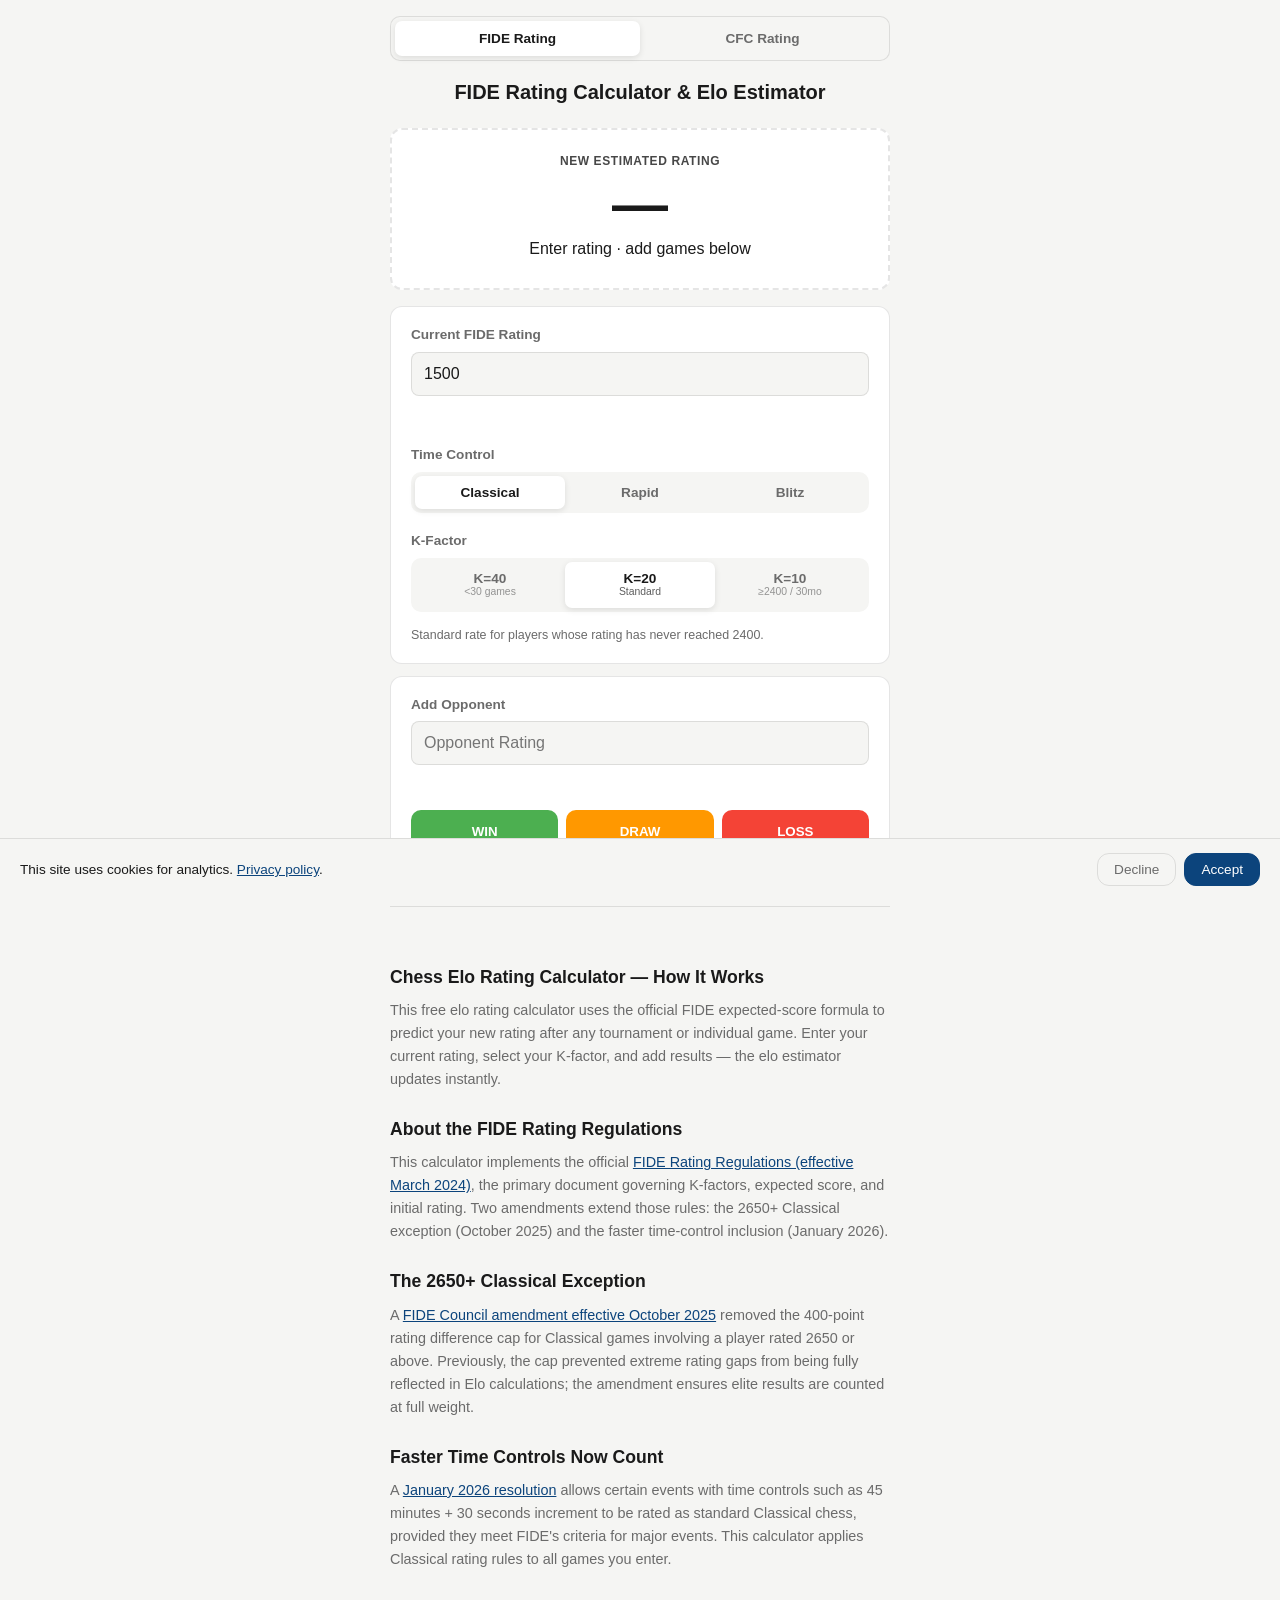
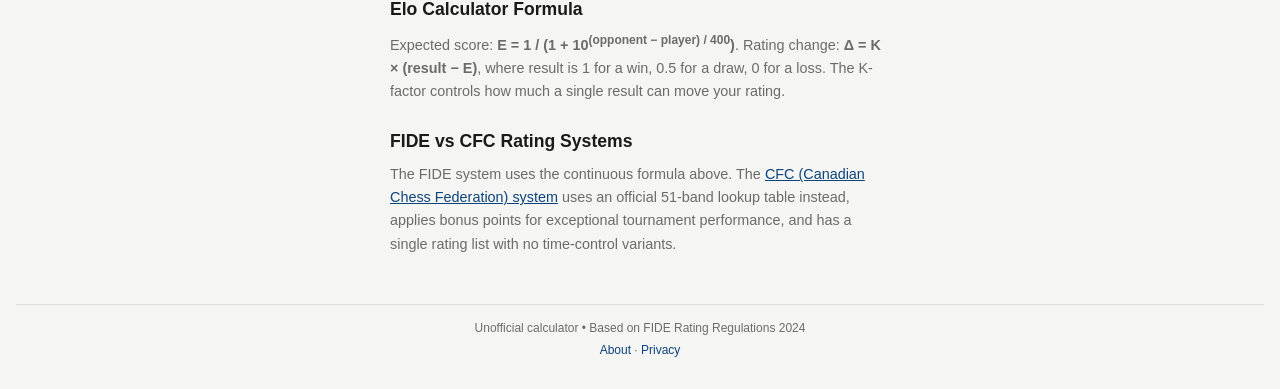
<file: fide-rating.html>
<!DOCTYPE html>
<html lang="en">
<head>
    <meta charset="UTF-8">
    <meta name="viewport" content="width=device-width, initial-scale=1.0">

    <title>FIDE Elo Estimator & Rating Calculator | Chess Elo Calculator 2026</title>
    <meta name="description" content="Free FIDE chess elo estimator and rating calculator. Enter your games and instantly see your new rating — supports Classical, Rapid, Blitz, all K-factors, and the 2650+ elite exception.">
    <meta name="keywords" content="fide rating calculator, chess elo estimator, elo rating calculator, elo calculator, fide elo calculator, chess rating calculator, fide 2026 rules, elo estimator">
    <meta name="author" content="Pro Chess Tools">

    <link rel="canonical" href="https://chess-elo-rating.vercel.app/fide-rating">
    <meta name="google-site-verification" content="aaaoqnu5nFysU5dAnKRFdYU3l0P3lUhTuBeA4FXlwio">

    <meta property="og:type" content="website">
    <meta property="og:title" content="FIDE Elo Estimator & Rating Calculator 2026">
    <meta property="og:description" content="Free FIDE chess elo estimator and rating calculator. Enter your games and instantly see your new rating — supports Classical, Rapid, Blitz, all K-factors, and the 2650+ elite exception.">
    <meta property="og:site_name" content="Chess Rating Tools">
    <meta property="og:url" content="https://chess-elo-rating.vercel.app/fide-rating">
    <meta property="og:image" content="https://chess-elo-rating.vercel.app/fide-full.png">
    <meta property="og:image:width" content="1200">
    <meta property="og:image:height" content="1867">

    <meta name="twitter:card" content="summary_large_image">
    <meta name="twitter:title" content="FIDE Elo Estimator & Rating Calculator 2026">
    <meta name="twitter:description" content="Free FIDE chess elo estimator and rating calculator. Enter your games and instantly see your new rating — supports Classical, Rapid, Blitz, all K-factors, and the 2650+ elite exception.">
    <meta name="twitter:image" content="https://chess-elo-rating.vercel.app/fide-full.png">

    <link rel="icon" href="data:image/svg+xml,<svg xmlns='http://www.w3.org/2000/svg' viewBox='0 0 100 100'><text y='.9em' font-size='90'>♟</text></svg>">
    <link rel="preconnect" href="https://www.googletagmanager.com">

    <script type="application/ld+json">
    {
      "@context": "https://schema.org",
      "@type": "SoftwareApplication",
      "name": "FIDE Elo Estimator & Rating Calculator 2026",
      "url": "https://chess-elo-rating.vercel.app/fide-rating",
      "description": "Free FIDE chess elo estimator and rating calculator. Enter your games and instantly see your new rating — supports Classical, Rapid, Blitz, all K-factors, and the 2650+ elite exception.",
      "screenshot": "https://chess-elo-rating.vercel.app/fide-full.png",
      "dateModified": "2026-05-06",
      "operatingSystem": "Web",
      "applicationCategory": "UtilityApplication",
      "offers": {
        "@type": "Offer",
        "price": "0",
        "priceCurrency": "USD"
      },
      "featureList": [
        "FIDE 2026 Regulations Compliance",
        "Elite 2650+ Classical Rule Support",
        "Classical, Rapid, and Blitz Time Controls",
        "K-Factor Selection: K=40 / K=20 / K=10",
        "Mobile-First Touch Interface"
      ]
    }
    </script>

    <script type="application/ld+json">
    {
      "@context": "https://schema.org",
      "@type": "FAQPage",
      "mainEntity": [
        {
          "@type": "Question",
          "name": "What FIDE rating regulations does this calculator use?",
          "acceptedAnswer": {
            "@type": "Answer",
            "text": "This calculator implements the official FIDE Rating Regulations (effective March 2024), the primary document governing K-factors, expected score, and initial rating. Two amendments extend those rules: the 2650+ Classical exception (October 2025) and the faster time-control inclusion (January 2026)."
          }
        },
        {
          "@type": "Question",
          "name": "What is the 2650+ Classical exception in FIDE ratings?",
          "acceptedAnswer": {
            "@type": "Answer",
            "text": "A FIDE Council amendment effective October 2025 removed the 400-point rating difference cap for Classical games involving a player rated 2650 or above. Previously, the cap prevented extreme rating gaps from being fully reflected in Elo calculations; the amendment ensures elite results are counted at full weight."
          }
        },
        {
          "@type": "Question",
          "name": "Can faster time controls count as Classical FIDE rating?",
          "acceptedAnswer": {
            "@type": "Answer",
            "text": "A January 2026 resolution allows certain events with time controls such as 45 minutes + 30 seconds increment to be rated as standard Classical chess, provided they meet FIDE's criteria for major events."
          }
        },
        {
          "@type": "Question",
          "name": "How is chess Elo rating change calculated?",
          "acceptedAnswer": {
            "@type": "Answer",
            "text": "Expected score: E = 1 / (1 + 10^((opponent − player) / 400)). Rating change: Δ = K × (result − E), where result is 1 for a win, 0.5 for a draw, 0 for a loss. The K-factor controls how much a single result can move your rating."
          }
        },
        {
          "@type": "Question",
          "name": "What is a chess elo estimator?",
          "acceptedAnswer": {
            "@type": "Answer",
            "text": "A chess elo estimator calculates the expected change to your FIDE rating after a game or tournament. It applies the official Elo formula — E = 1 / (1 + 10^(diff/400)) — with your K-factor and actual results to show your new rating instantly, without waiting for the official FIDE rating list update."
          }
        },
        {
          "@type": "Question",
          "name": "How does the FIDE rating system differ from CFC?",
          "acceptedAnswer": {
            "@type": "Answer",
            "text": "The FIDE system uses a continuous expected-score formula. The CFC (Canadian Chess Federation) system uses an official 51-band lookup table instead, applies bonus points for exceptional tournament performance, and has a single rating list with no time-control variants."
          }
        }
      ]
    }
    </script>

    <link rel="stylesheet" href="/shared.css">
    <style>
        :root { --bg-hero: #0c447c; --accent: #0c447c; }
        @media (prefers-color-scheme: dark) { :root { --bg-hero: #1a3a5a; --accent: #85b7eb; } }
        .warning-banner { background: var(--bg-secondary); color: var(--text); padding: 12px 12px 12px 14px; border-radius: 8px; font-size: 0.8rem; margin-bottom: 1rem; border-left: 3px solid var(--accent); }
        .segmented-control { display: flex; background: var(--bg-secondary); padding: 4px; border-radius: 10px; width: 100%; }
        .segmented-control button { flex: 1; border: none; padding: 10px; border-radius: 7px; background: transparent; color: var(--text-secondary); cursor: pointer; font-size: 0.85rem; font-weight: 600; transition: all 0.2s; display: flex; flex-direction: column; align-items: center; gap: 2px; line-height: 1; }
        .segmented-control button.active { background: var(--bg); color: var(--text); box-shadow: 0 2px 6px rgba(0,0,0,0.1); }
        .k-sub { font-size: 0.65rem; font-weight: 400; opacity: 0.7; }
    </style>
</head>
<body>

<main class="container">
    <nav class="tab-nav" aria-label="Calculator type">
        <a href="/fide-rating" class="tab is-active">FIDE Rating</a>
        <a href="/cfc-rating" class="tab">CFC Rating</a>
    </nav>

    <header style="text-align: center; margin-bottom: 1.5rem;">
        <h1 class="hero-title">FIDE Rating Calculator &amp; Elo Estimator</h1>
    </header>

    <div id="hero" class="hero-card" aria-live="polite">
        <div class="label">New Estimated Rating</div>
        <div id="resNew" class="new-rating">—</div>
        <div id="resChange">Enter rating · add games below</div>
        <div id="resScore" class="score-line"></div>

    </div>

    <section class="card" aria-label="Settings">
        <div class="input-stack">
            <label for="myRating">Current FIDE Rating</label>
            <input type="number" id="myRating" value="1500" inputmode="numeric">
            <p id="myRating-hint" class="field-hint"></p>
        </div>
        <div class="input-stack">
            <label>Time Control</label>
            <div class="segmented-control">
                <button onclick="updateType('classical')" id="t-classical" class="active">Classical</button>
                <button onclick="updateType('rapid')" id="t-rapid">Rapid</button>
                <button onclick="updateType('blitz')" id="t-blitz">Blitz</button>
            </div>
        </div>
        <div class="input-stack">
            <label>K-Factor</label>
            <div class="segmented-control">
                <button onclick="updateK(40)" id="k-40">K=40<span class="k-sub">&lt;30 games</span></button>
                <button onclick="updateK(20)" id="k-20" class="active">K=20<span class="k-sub">Standard</span></button>
                <button onclick="updateK(10)" id="k-10">K=10<span class="k-sub">≥2400 / 30mo</span></button>
            </div>
            <p id="k-info" class="field-hint"></p>
        </div>
    </section>

    <section class="card" aria-label="Game Entry">
        <div class="input-stack">
            <label for="oppRating">Add Opponent</label>
            <input type="number" id="oppRating" placeholder="Opponent Rating" inputmode="numeric">
            <p id="oppRating-hint" class="field-hint"></p>
            <div class="result-actions">
                <button onclick="addGame(1)" class="res-btn win" aria-label="Add Win">WIN</button>
                <button onclick="addGame(0.5)" class="res-btn draw" aria-label="Add Draw">DRAW</button>
                <button onclick="addGame(0)" class="res-btn loss" aria-label="Add Loss">LOSS</button>
            </div>
        </div>
    </section>

    <div id="warning" class="warning-banner" style="display: none;">
        ⚠️ <strong>2650+ Rule:</strong> The 400-point cap is disabled for Classical.
    </div>

    <section class="card" id="tableCard" style="display: none;">
        <div class="table-header">
            <span class="table-header-label">Games</span>
            <button class="reset-btn" onclick="resetGames()">Clear all</button>
        </div>
        <table>
            <thead>
                <tr>
                    <th>Opponent</th>
                    <th>Result</th>
                    <th style="text-align:right">Δ Elo</th>
                    <th></th>
                </tr>
            </thead>
            <tbody id="gamesList"></tbody>
        </table>
    </section>

    <article class="seo-content">
        <h2>Chess Elo Rating Calculator — How It Works</h2>
        <p>This free elo rating calculator uses the official FIDE expected-score formula to predict your new rating after any tournament or individual game. Enter your current rating, select your K-factor, and add results — the elo estimator updates instantly.</p>

        <h2>About the FIDE Rating Regulations</h2>
        <p>This calculator implements the official <a href="https://handbook.fide.com/chapter/B022024" target="_blank" rel="noopener">FIDE Rating Regulations (effective March 2024)</a>, the primary document governing K-factors, expected score, and initial rating. Two amendments extend those rules: the 2650+ Classical exception (October 2025) and the faster time-control inclusion (January 2026).</p>

        <h2>The 2650+ Classical Exception</h2>
        <p>A <a href="https://www.fide.com/fide-council-approves-targeted-amendment-to-rating-regulation/" target="_blank" rel="noopener">FIDE Council amendment effective October 2025</a> removed the 400-point rating difference cap for Classical games involving a player rated 2650 or above. Previously, the cap prevented extreme rating gaps from being fully reflected in Elo calculations; the amendment ensures elite results are counted at full weight.</p>

        <h2>Faster Time Controls Now Count</h2>
        <p>A <a href="https://www.fide.com/fide-updates-rating-regulations-to-include-faster-time-controls-for-major-events/" target="_blank" rel="noopener">January 2026 resolution</a> allows certain events with time controls such as 45 minutes + 30 seconds increment to be rated as standard Classical chess, provided they meet FIDE's criteria for major events. This calculator applies Classical rating rules to all games you enter.</p>

        <h2>Elo Calculator Formula</h2>
        <p>Expected score: <strong>E = 1 / (1 + 10<sup>(opponent − player) / 400</sup>)</strong>. Rating change: <strong>Δ = K × (result − E)</strong>, where result is 1 for a win, 0.5 for a draw, 0 for a loss. The K-factor controls how much a single result can move your rating.</p>

        <h2>FIDE vs CFC Rating Systems</h2>
        <p>The FIDE system uses the continuous formula above. The <a href="/cfc-rating">CFC (Canadian Chess Federation) system</a> uses an official 51-band lookup table instead, applies bonus points for exceptional tournament performance, and has a single rating list with no time-control variants.</p>
    </article>
</main>

<footer>
    <p>Unofficial calculator • Based on FIDE Rating Regulations 2024</p>
    <p style="margin-top: 0.5rem;"><a href="/about" style="color: var(--accent); text-decoration: none;">About</a> · <a href="/privacy" style="color: var(--accent); text-decoration: none;">Privacy</a></p>
</footer>

<div id="cookie-banner" style="display:none" role="dialog" aria-label="Cookie consent">
    <p>This site uses cookies for analytics. <a href="/privacy">Privacy&nbsp;policy</a>.</p>
    <div class="cookie-btns">
        <button id="cookie-reject">Decline</button>
        <button id="cookie-accept">Accept</button>
    </div>
</div>

<script src="/shared.js"></script>
<script>
    const PAGE_CONFIG = {
        label: 'FIDE',
        url: 'https://chess-elo-rating.vercel.app/fide-rating',
        shareTitle: 'Chess Elo Calculator'
    };

    let state = { myRating: 1500, type: 'classical', k: 20, games: [] };

    const K_INFO = {
        40: 'For players with fewer than 30 rated games, or events with an average rating below 1600.',
        20: 'Standard rate for players whose rating has never reached 2400.',
        10: 'For players who have held a FIDE rating of 2400 or above for at least 30 consecutive months.'
    };

    function calculateExpected(ra, rb, type) {
        let diff = rb - ra;
        const isEliteClassical = type === 'classical' && ra >= 2650;
        if (!isEliteClassical && Math.abs(diff) > 400) {
            diff = diff > 0 ? 400 : -400;
        }
        return 1 / (1 + Math.pow(10, diff / 400));
    }

    function addGame(res) {
        const input = document.getElementById('oppRating');
        const val = parseInt(input.value);
        if (!input.value) return;
        if (!validateRating('oppRating', 'oppRating-hint')) return;

        if (state.games.length === 0 && typeof gtag === 'function') {
            gtag('event', 'user_rating_set', {
                rating_bucket: getRatingBucket(state.myRating),
                time_control: state.type,
                k_factor: state.k
            });
        }

        if (typeof gtag === 'function') gtag('event', 'calculate_game', {
            'opponent_rating': val,
            'result': res === 1 ? 'win' : res === 0.5 ? 'draw' : 'loss'
        });

        state.games.push({ opp: val, result: res, id: Date.now() });
        input.value = '';
        input.focus();
        render();
    }

    function deleteGame(id) {
        state.games = state.games.filter(g => g.id !== id);
        render();
    }

    function updateType(t) { state.type = t; render(); }
    function updateK(val) { state.k = val; render(); }

    function render() {
        state.myRating = parseInt(document.getElementById('myRating').value) || 0;
        document.querySelectorAll('.segmented-control button').forEach(b => b.classList.remove('active'));
        document.getElementById(`t-${state.type}`).classList.add('active');
        document.getElementById(`k-${state.k}`).classList.add('active');
        document.getElementById('k-info').textContent = K_INFO[state.k];

        const list = document.getElementById('gamesList');
        list.innerHTML = '';
        let totalChange = 0;

        state.games.forEach(g => {
            const exp = calculateExpected(state.myRating, g.opp, state.type);
            const delta = state.k * (g.result - exp);
            totalChange += delta;

            const label = g.result === 1 ? 'WIN' : g.result === 0.5 ? 'DRAW' : 'LOSS';
            const color = g.result === 1 ? 'var(--win)' : g.result === 0.5 ? 'var(--draw)' : 'var(--loss)';

            const row = document.createElement('tr');
            row.innerHTML = `
                <td><strong>${g.opp}</strong></td>
                <td><span class="badge" style="background:${color}22; color:${color}">${label}</span></td>
                <td class="change-pill" style="color:${delta >= 0 ? 'var(--win)' : 'var(--loss)'}">${delta >= 0 ? '+' : ''}${delta.toFixed(1)}</td>
                <td style="text-align:right"><button class="delete-btn" onclick="deleteGame(${g.id})" aria-label="Remove game">✕</button></td>
            `;
            list.appendChild(row);
        });

        const active = state.games.length > 0;
        const wins = state.games.filter(g => g.result === 1).length;
        const draws = state.games.filter(g => g.result === 0.5).length;
        const losses = state.games.filter(g => g.result === 0).length;
        const score = wins + draws * 0.5;

        document.getElementById('hero').classList.toggle('is-active', active);
        document.getElementById('tableCard').style.display = active ? 'block' : 'none';
        document.getElementById('resNew').innerText = active ? Math.round(state.myRating + totalChange) : "—";
        document.getElementById('resChange').innerText = active ? (totalChange >= 0 ? '+' : '') + Math.round(totalChange) : "Enter rating · add games below";
        document.getElementById('resScore').innerText = active ? `${wins}W · ${draws}D · ${losses}L  •  ${score}/${state.games.length}` : '';

        const isClassicalElite = (state.type === 'classical' && state.myRating >= 2650);
        const warningEl = document.getElementById('warning');

        if (isClassicalElite) {
            warningEl.style.display = 'block';
            if (typeof gtag === 'function') gtag('event', 'elite_calculation_active', {
                'current_rating': state.myRating,
                'time_control': state.type,
                'method': 'fide_2026_no_cap'
            });
        } else {
            warningEl.style.display = 'none';
        }
    }

    function resetGames() {
        state.games = [];
        render();
    }

    document.getElementById('myRating').addEventListener('input', () => { validateRating('myRating', 'myRating-hint'); render(); });
    document.getElementById('oppRating').addEventListener('input', () => { validateRating('oppRating', 'oppRating-hint'); updateGameButtons(); });
    document.getElementById('oppRating').addEventListener('keydown', function(e) {
        if (e.key === 'Enter' && this.value) document.querySelector('.res-btn.win').focus();
    });
    render();
</script>
</body>
</html>
</file>
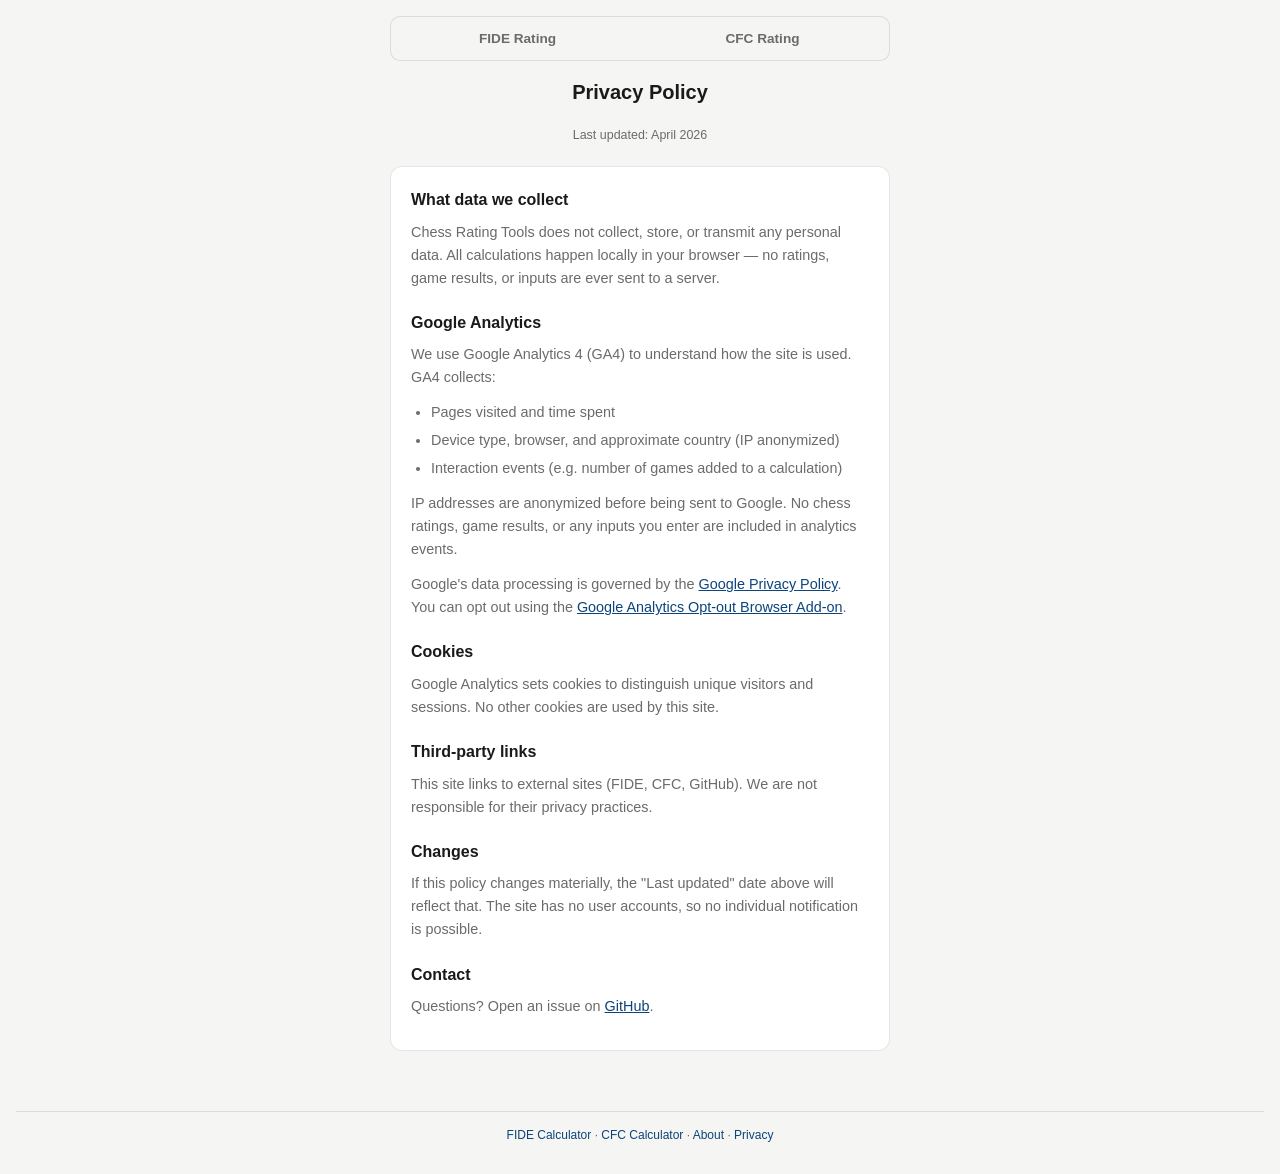
<file: privacy.html>
<!DOCTYPE html>
<html lang="en">
<head>
    <meta charset="UTF-8">
    <meta name="viewport" content="width=device-width, initial-scale=1.0">

    <title>Privacy Policy | Chess Rating Tools</title>
    <meta name="description" content="Privacy policy for Chess Rating Tools. No personal data collected. Google Analytics used with IP anonymization.">
    <meta name="author" content="Pro Chess Tools">
    <meta name="robots" content="noindex, follow">

    <link rel="canonical" href="https://chess-elo-rating.vercel.app/privacy">

    <link rel="icon" href="data:image/svg+xml,<svg xmlns='http://www.w3.org/2000/svg' viewBox='0 0 100 100'><text y='.9em' font-size='90'>♟</text></svg>">
    <link rel="preconnect" href="https://www.googletagmanager.com">

    <!-- Google tag (gtag.js) -->
    <script async src="https://www.googletagmanager.com/gtag/js?id=G-VYCGD8ZQ75"></script>
    <script>
      window.dataLayer = window.dataLayer || [];
      function gtag(){dataLayer.push(arguments);}
      gtag('js', new Date());
      gtag('config', 'G-VYCGD8ZQ75', { 'anonymize_ip': true });
    </script>

    <style>
        *, *::before, *::after { box-sizing: border-box; margin: 0; padding: 0; }
        :root {
            --bg: #ffffff; --bg-secondary: #f5f5f3; --bg-hero: #0c447c;
            --text: #1a1a1a; --text-secondary: #6b6b6b; --accent: #0c447c;
            --border: rgba(0,0,0,0.1); --radius: 12px;
        }
        @media (prefers-color-scheme: dark) {
            :root {
                --bg: #1e1e1e; --bg-secondary: #2a2a2a; --bg-hero: #1a3a5a;
                --text: #f0f0f0; --text-secondary: #a0a0a0; --accent: #85b7eb;
                --border: rgba(255,255,255,0.1);
            }
        }
        body {
            font-family: -apple-system, BlinkMacSystemFont, "Segoe UI", Roboto, Helvetica, sans-serif;
            background: var(--bg-secondary); color: var(--text); padding: 1rem;
            display: flex; flex-direction: column; align-items: center;
        }
        .container { width: 100%; max-width: 500px; }
        .tab-nav {
            display: flex; background: var(--bg-secondary); padding: 4px;
            border-radius: 10px; width: 100%; margin-bottom: 1.25rem;
            border: 1px solid var(--border);
        }
        .tab {
            flex: 1; padding: 10px; border-radius: 7px; text-decoration: none;
            text-align: center; color: var(--text-secondary); font-size: 0.85rem;
            font-weight: 600; transition: all 0.2s;
        }
        .tab.is-active { background: var(--bg); color: var(--text); box-shadow: 0 2px 6px rgba(0,0,0,0.1); }
        .card { background: var(--bg); border: 1px solid var(--border); border-radius: var(--radius); padding: 1.25rem; margin-bottom: 0.75rem; width: 100%; }
        .page-title { font-size: 1.25rem; font-weight: 700; text-align: center; margin-bottom: 1.5rem; }
        .seo-content { color: var(--text-secondary); font-size: 0.9rem; line-height: 1.6; }
        .seo-content h2 { color: var(--text); font-size: 1rem; font-weight: 700; margin-bottom: 0.5rem; margin-top: 1.25rem; }
        .seo-content h2:first-child { margin-top: 0; }
        .seo-content p { margin-bottom: 0.75rem; }
        .seo-content ul { margin: 0.5rem 0 0.75rem 1.25rem; }
        .seo-content li { margin-bottom: 0.3rem; }
        .seo-content a { color: var(--accent); }
        .updated { font-size: 0.78rem; color: var(--text-secondary); text-align: center; margin-bottom: 1rem; }
        footer { margin-top: 3rem; padding: 1rem; text-align: center; font-size: 0.75rem; color: var(--text-secondary); width: 100%; border-top: 1px solid var(--border); }
        footer a { color: var(--accent); text-decoration: none; }
    </style>
</head>
<body>

<main class="container">
    <nav class="tab-nav" aria-label="Calculator type">
        <a href="/fide-rating" class="tab">FIDE Rating</a>
        <a href="/cfc-rating" class="tab">CFC Rating</a>
    </nav>

    <header style="text-align: center; margin-bottom: 1.5rem;">
        <h1 class="page-title">Privacy Policy</h1>
        <p class="updated">Last updated: April 2026</p>
    </header>

    <section class="card">
        <div class="seo-content">
            <h2>What data we collect</h2>
            <p>Chess Rating Tools does not collect, store, or transmit any personal data. All calculations happen locally in your browser — no ratings, game results, or inputs are ever sent to a server.</p>

            <h2>Google Analytics</h2>
            <p>We use Google Analytics 4 (GA4) to understand how the site is used. GA4 collects:</p>
            <ul>
                <li>Pages visited and time spent</li>
                <li>Device type, browser, and approximate country (IP anonymized)</li>
                <li>Interaction events (e.g. number of games added to a calculation)</li>
            </ul>
            <p>IP addresses are anonymized before being sent to Google. No chess ratings, game results, or any inputs you enter are included in analytics events.</p>
            <p>Google's data processing is governed by the <a href="https://policies.google.com/privacy" target="_blank" rel="noopener">Google Privacy Policy</a>. You can opt out using the <a href="https://tools.google.com/dlpage/gaoptout" target="_blank" rel="noopener">Google Analytics Opt-out Browser Add-on</a>.</p>

            <h2>Cookies</h2>
            <p>Google Analytics sets cookies to distinguish unique visitors and sessions. No other cookies are used by this site.</p>

            <h2>Third-party links</h2>
            <p>This site links to external sites (FIDE, CFC, GitHub). We are not responsible for their privacy practices.</p>

            <h2>Changes</h2>
            <p>If this policy changes materially, the "Last updated" date above will reflect that. The site has no user accounts, so no individual notification is possible.</p>

            <h2>Contact</h2>
            <p>Questions? Open an issue on <a href="https://github.com/DzKalinin/chess-elo-rating" target="_blank" rel="noopener">GitHub</a>.</p>
        </div>
    </section>
</main>

<footer>
    <p><a href="/fide-rating">FIDE Calculator</a> · <a href="/cfc-rating">CFC Calculator</a> · <a href="/about">About</a> · <a href="/privacy">Privacy</a></p>
</footer>

</body>
</html>
</file>
<file: shared.css>
*, *::before, *::after { box-sizing: border-box; margin: 0; padding: 0; }
:root {
    --bg: #ffffff; --bg-secondary: #f5f5f3;
    --text: #1a1a1a; --text-secondary: #6b6b6b;
    --border: rgba(0,0,0,0.1); --win: #4caf50; --draw: #ff9800;
    --loss: #f44336; --radius: 12px;
}
@media (prefers-color-scheme: dark) {
    :root {
        --bg: #1e1e1e; --bg-secondary: #2a2a2a;
        --text: #f0f0f0; --text-secondary: #a0a0a0;
        --border: rgba(255,255,255,0.1);
    }
}
body {
    font-family: -apple-system, BlinkMacSystemFont, "Segoe UI", Roboto, Helvetica, sans-serif;
    background: var(--bg-secondary); color: var(--text); padding: 1rem;
    display: flex; flex-direction: column; align-items: center;
}
.container { width: 100%; max-width: 500px; }
.hero-title { font-size: 1.25rem; font-weight: 700; }
.tab-nav {
    display: flex; background: var(--bg-secondary); padding: 4px;
    border-radius: 10px; width: 100%; margin-bottom: 1.25rem; border: 1px solid var(--border);
}
.tab {
    flex: 1; padding: 10px; border-radius: 7px; text-decoration: none; text-align: center;
    color: var(--text-secondary); font-size: 0.85rem; font-weight: 600; transition: all 0.2s;
}
.tab.is-active { background: var(--bg); color: var(--text); box-shadow: 0 2px 6px rgba(0,0,0,0.1); }
.hero-card {
    background: var(--bg); border: 2px dashed var(--border); border-radius: var(--radius);
    padding: 1.5rem; margin-bottom: 1rem; text-align: center; transition: all 0.4s ease;
}
.hero-card.is-active { background: var(--bg-hero); border: 2px solid transparent; color: white; box-shadow: 0 8px 24px rgba(0,0,0,0.15); }
.new-rating { font-size: 3.5rem; font-weight: 800; line-height: 1; margin: 0.5rem 0; }
.label { font-size: 0.75rem; font-weight: 700; text-transform: uppercase; letter-spacing: 0.05em; opacity: 0.8; }
.score-line { font-size: 0.8rem; opacity: 0.8; margin-top: 0.4rem; letter-spacing: 0.03em; }

.card { background: var(--bg); border: 1px solid var(--border); border-radius: var(--radius); padding: 1.25rem; margin-bottom: 0.75rem; width: 100%; }
.input-stack { display: flex; flex-direction: column; gap: 0.6rem; margin-bottom: 1.25rem; width: 100%; }
.input-stack:last-child { margin-bottom: 0; }
label { font-size: 0.85rem; font-weight: 600; color: var(--text-secondary); }
input { width: 100%; padding: 12px; border-radius: 8px; border: 1px solid var(--border); background: var(--bg-secondary); color: var(--text); font-size: 1rem; outline: none; display: block; }
.result-actions { display: grid; grid-template-columns: 1fr 1fr 1fr; gap: 8px; margin-top: 4px; width: 100%; }
.res-btn { border: none; padding: 14px; border-radius: 10px; color: white; font-weight: 700; cursor: pointer; transition: opacity 0.2s; }
.res-btn:disabled { opacity: 0.4; cursor: not-allowed; }
.win { background: var(--win); } .draw { background: var(--draw); } .loss { background: var(--loss); }
table { width: 100%; border-collapse: collapse; margin-top: 0.5rem; }
th { text-align: left; font-size: 0.7rem; color: var(--text-secondary); padding-bottom: 10px; text-transform: uppercase; }
td { padding: 14px 0; border-top: 1px solid var(--border); font-size: 0.95rem; }
.change-pill { font-weight: 700; font-family: monospace; text-align: right; }
.badge { padding: 4px 10px; border-radius: 6px; font-size: 0.75rem; font-weight: 700; text-transform: uppercase; }
.delete-btn { background: none; border: none; color: var(--text-secondary); cursor: pointer; font-size: 1rem; padding: 10px 12px; min-width: 40px; }
.field-hint { font-size: 0.78rem; color: var(--text-secondary); margin-top: 0.4rem; min-height: 1.2em; }
.field-hint.error { color: var(--loss); }
input.error { border-color: var(--loss); }
.table-header { display: flex; justify-content: space-between; align-items: center; margin-bottom: 0.25rem; }
.table-header-label { font-size: 0.7rem; font-weight: 700; text-transform: uppercase; color: var(--text-secondary); }
.reset-btn { background: none; border: none; color: var(--text-secondary); font-size: 0.78rem; cursor: pointer; padding: 4px 0; text-decoration: underline; }
.reset-btn:hover { color: var(--loss); }
.seo-content { margin-top: 2rem; padding-top: 2rem; border-top: 1px solid var(--border); color: var(--text-secondary); font-size: 0.9rem; line-height: 1.6; }
.seo-content h2 { color: var(--text); font-size: 1.1rem; margin-bottom: 0.5rem; margin-top: 1.5rem; }
.seo-content a { color: var(--accent); }
footer { margin-top: 3rem; padding: 1rem; text-align: center; font-size: 0.75rem; color: var(--text-secondary); width: 100%; border-top: 1px solid var(--border); }
#cookie-banner { position: fixed; bottom: 0; left: 0; right: 0; background: var(--bg-secondary); border-top: 1px solid var(--border); padding: 14px 20px; display: flex; align-items: center; justify-content: space-between; gap: 12px; font-size: 0.85rem; color: var(--text); z-index: 9999; flex-wrap: wrap; }
#cookie-banner p { margin: 0; flex: 1; min-width: 200px; }
#cookie-banner a { color: var(--accent); }
#cookie-banner .cookie-btns { display: flex; gap: 8px; flex-shrink: 0; }
#cookie-accept, #cookie-reject { padding: 8px 16px; border-radius: var(--radius); font-size: 0.85rem; cursor: pointer; border: 1px solid var(--border); }
#cookie-accept { background: var(--accent); color: #fff; border-color: var(--accent); }
#cookie-reject { background: transparent; color: var(--text-secondary); }
</file>
